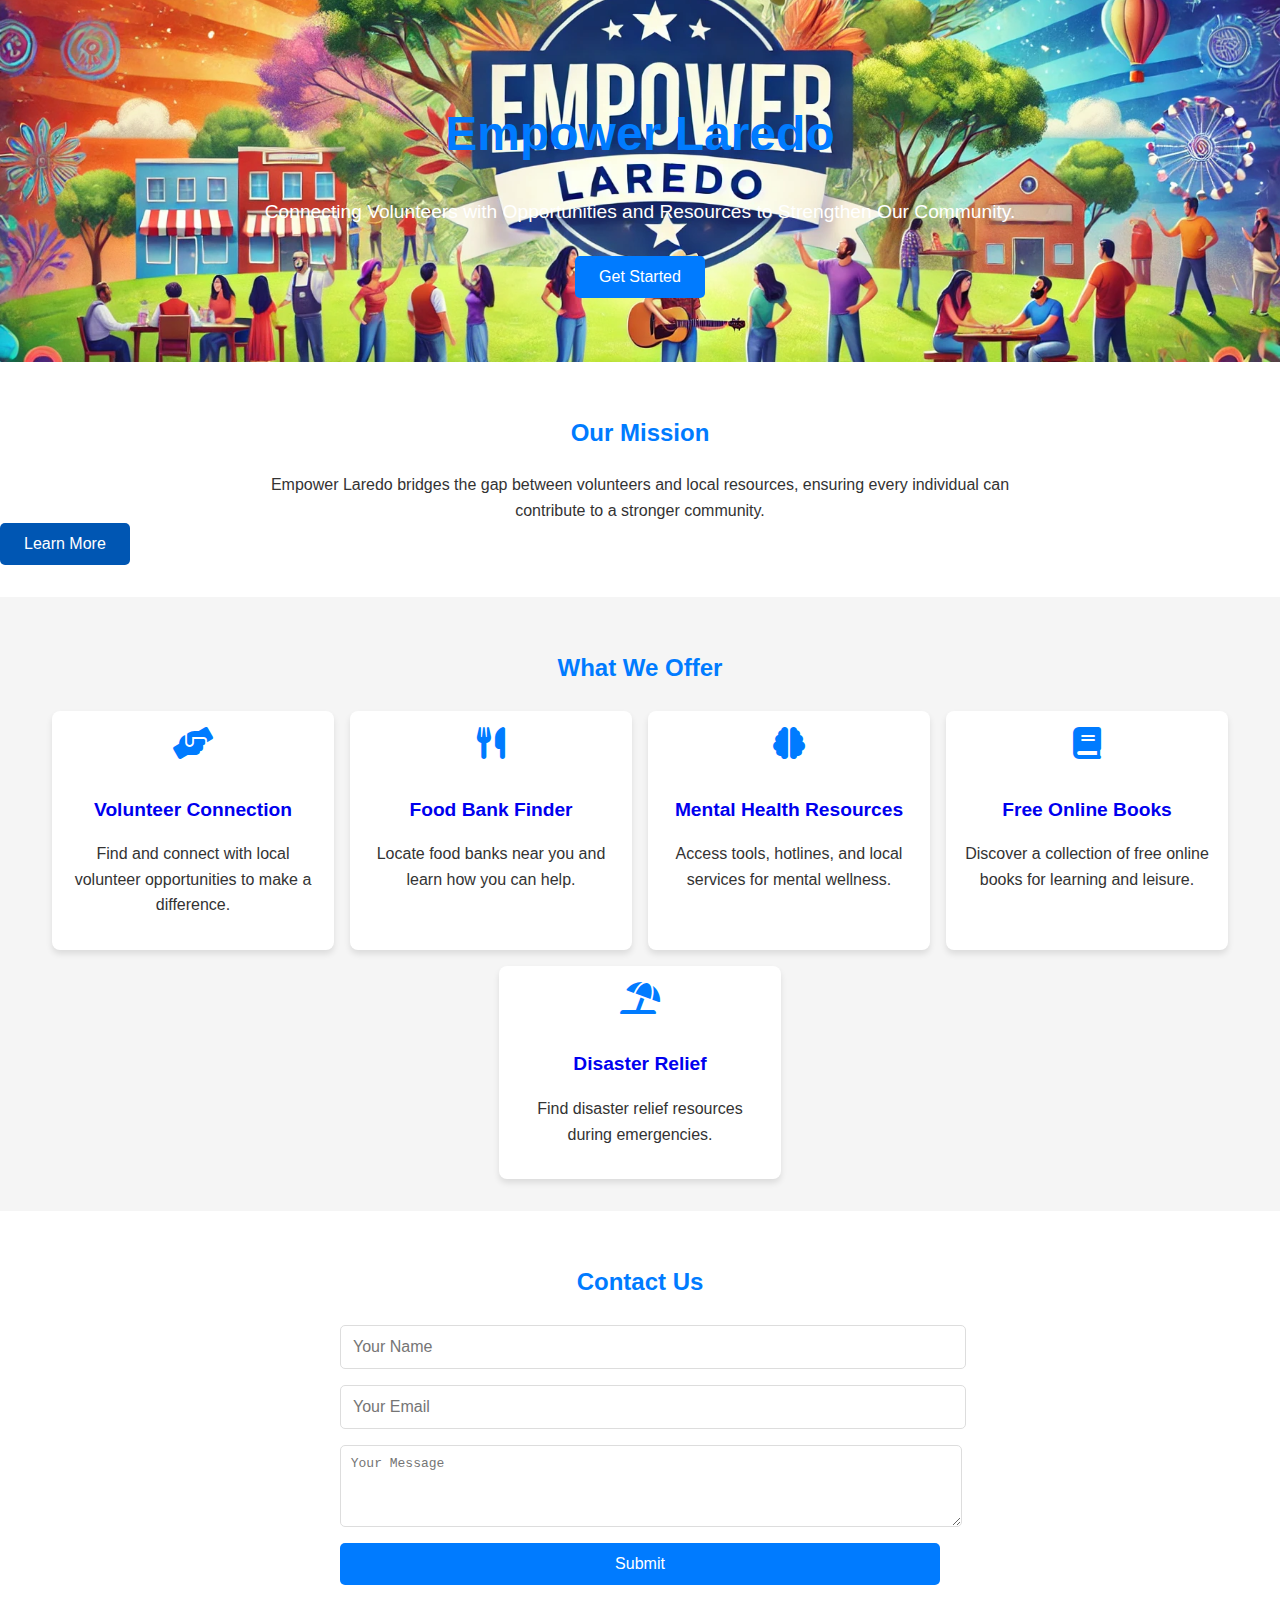
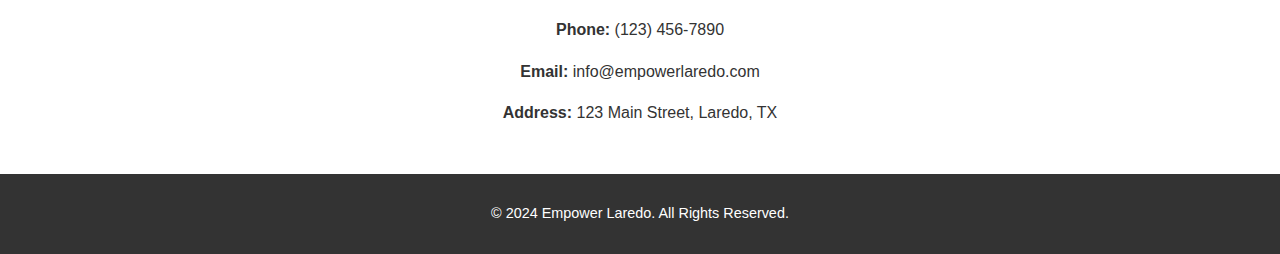
<file: index.html>
<!DOCTYPE html>
<html lang="en">
<head>
    <meta charset="UTF-8">
    <meta name="viewport" content="width=device-width, initial-scale=1.0">
    <title>Empower Laredo</title>
    <link rel="stylesheet" href="styles.css">
    <link rel="stylesheet" href="https://cdnjs.cloudflare.com/ajax/libs/font-awesome/6.0.0/css/all.min.css">
</head>
<body>
    <!-- Hero Section -->
    <header class="hero" style="background: url('assets/images/index.webp') no-repeat center center/cover;">
        <div class="hero-content">
            <h1>Empower Laredo</h1>
            <p>Connecting Volunteers with Opportunities and Resources to Strengthen Our Community.</p>
            <a href="volunteer.html" class="btn-primary">Get Started</a>
        </div>
    </header>

    <!-- Mission Section -->
    <section class="mission">
        <h2>Our Mission</h2>
        <p>Empower Laredo bridges the gap between volunteers and local resources, ensuring every individual can contribute to a stronger community.</p>
        <a href="#features" class="btn-secondary">Learn More</a>
    </section>

    <!-- Features Section -->
    <section id="features" class="features">
        <h2>What We Offer</h2>
        <div class="feature-cards">
            <div class="feature-card">
                <i class="fas fa-hands-helping"></i>
                <h3><a href="volunteer.html">Volunteer Connection</a></h3>
                <p>Find and connect with local volunteer opportunities to make a difference.</p>
            </div>
            <div class="feature-card">
                <i class="fas fa-utensils"></i>
                <h3><a href="food-bank.html">Food Bank Finder</a></h3>
                <p>Locate food banks near you and learn how you can help.</p>
            </div>
            <div class="feature-card">
                <i class="fas fa-brain"></i>
                <h3><a href="mental-health.html">Mental Health Resources</a></h3>
                <p>Access tools, hotlines, and local services for mental wellness.</p>
            </div>
            <div class="feature-card">
                <i class="fas fa-book"></i>
                <h3><a href="books.html">Free Online Books</a></h3>
                <p>Discover a collection of free online books for learning and leisure.</p>
            </div>
            <div class="feature-card">
                <i class="fas fa-umbrella-beach"></i>
                <h3><a href="disaster-relief.html">Disaster Relief</a></h3>
                <p>Find disaster relief resources during emergencies.</p>
            </div>
        </div>
    </section>

    <!-- Contact Section -->
    <section class="contact">
        <h2>Contact Us</h2>
        <form class="contact-form">
            <input type="text" name="name" placeholder="Your Name" required>
            <input type="email" name="email" placeholder="Your Email" required>
            <textarea name="message" placeholder="Your Message" rows="4" required></textarea>
            <button type="submit" class="btn-primary">Submit</button>
        </form>
        <div class="contact-info">
            <p><strong>Phone:</strong> (123) 456-7890</p>
            <p><strong>Email:</strong> info@empowerlaredo.com</p>
            <p><strong>Address:</strong> 123 Main Street, Laredo, TX</p>
        </div>
    </section>

    <!-- Footer -->
    <footer>
        <p>&copy; 2024 Empower Laredo. All Rights Reserved.</p>
    </footer>
</body>
</html>
</file>
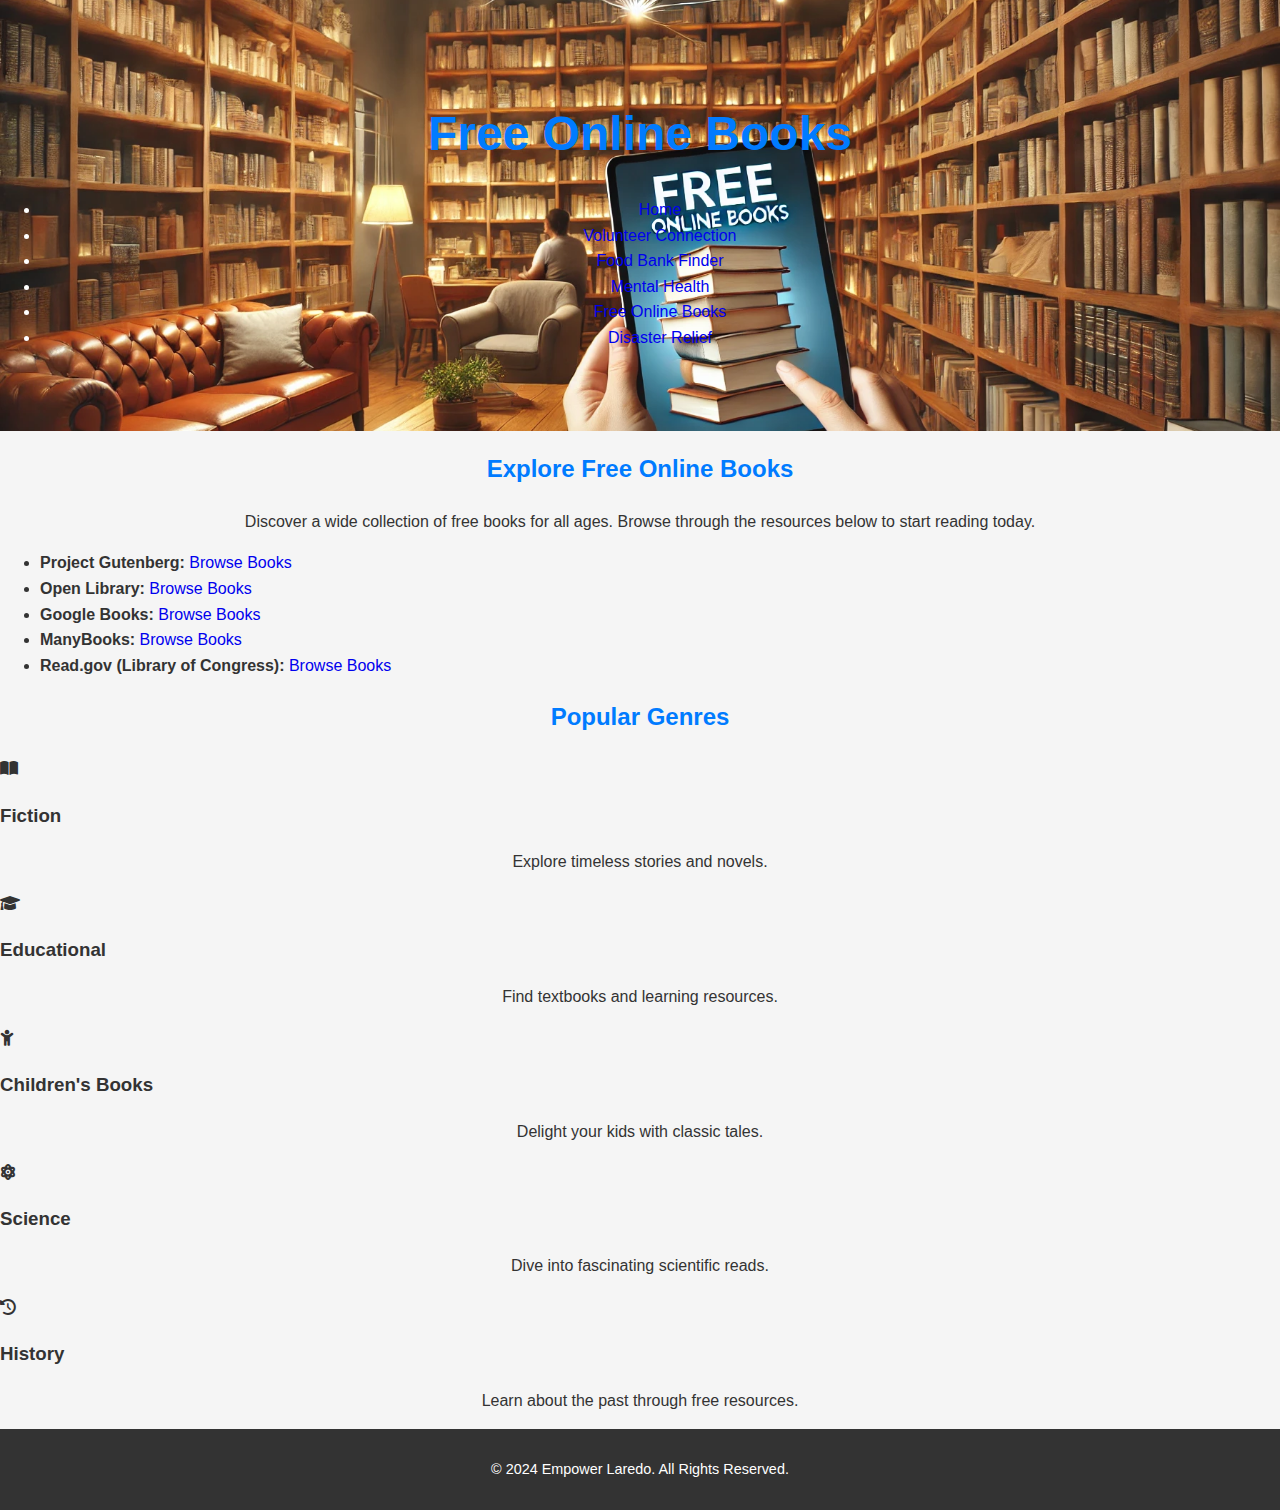
<file: books.html>
<!DOCTYPE html>
<html lang="en">
<head>
    <meta charset="UTF-8">
    <meta name="viewport" content="width=device-width, initial-scale=1.0">
    <title>Free Online Books - Empower Laredo</title>
    <link rel="stylesheet" href="styles.css">
    <link rel="stylesheet" href="https://cdnjs.cloudflare.com/ajax/libs/font-awesome/6.0.0/css/all.min.css">
</head>
<body>
    <!-- Header -->
    <header class="hero" style="background: url('assets/images/books.webp') no-repeat center center/cover;">
        <div class="hero-content">
            <h1>Free Online Books</h1>
            <nav>
                <ul>
                    <li><a href="index.html">Home</a></li>
                    <li><a href="volunteer.html">Volunteer Connection</a></li>
                    <li><a href="food-bank.html">Food Bank Finder</a></li>
                    <li><a href="mental-health.html">Mental Health</a></li>
                    <li><a href="books.html" class="active">Free Online Books</a></li>
                    <li><a href="disaster-relief.html">Disaster Relief</a></li>
                </ul>
            </nav>
        </div>
    </header>

    <!-- Main Content -->
    <main>
        <section class="content">
            <h2>Explore Free Online Books</h2>
            <p>Discover a wide collection of free books for all ages. Browse through the resources below to start reading today.</p>

            <!-- Resources List -->
            <ul class="resources">
                <li>
                    <strong>Project Gutenberg:</strong>
                    <a href="https://www.gutenberg.org" target="_blank">Browse Books</a>
                </li>
                <li>
                    <strong>Open Library:</strong>
                    <a href="https://openlibrary.org" target="_blank">Browse Books</a>
                </li>
                <li>
                    <strong>Google Books:</strong>
                    <a href="https://books.google.com" target="_blank">Browse Books</a>
                </li>
                <li>
                    <strong>ManyBooks:</strong>
                    <a href="https://manybooks.net" target="_blank">Browse Books</a>
                </li>
                <li>
                    <strong>Read.gov (Library of Congress):</strong>
                    <a href="https://read.gov/books/" target="_blank">Browse Books</a>
                </li>
            </ul>
        </section>

        <!-- Genres Section -->
        <section class="content">
            <h2>Popular Genres</h2>
            <div class="genre-cards">
                <div class="genre-card">
                    <i class="fas fa-book-open"></i>
                    <h3>Fiction</h3>
                    <p>Explore timeless stories and novels.</p>
                </div>
                <div class="genre-card">
                    <i class="fas fa-graduation-cap"></i>
                    <h3>Educational</h3>
                    <p>Find textbooks and learning resources.</p>
                </div>
                <div class="genre-card">
                    <i class="fas fa-child"></i>
                    <h3>Children's Books</h3>
                    <p>Delight your kids with classic tales.</p>
                </div>
                <div class="genre-card">
                    <i class="fas fa-atom"></i>
                    <h3>Science</h3>
                    <p>Dive into fascinating scientific reads.</p>
                </div>
                <div class="genre-card">
                    <i class="fas fa-history"></i>
                    <h3>History</h3>
                    <p>Learn about the past through free resources.</p>
                </div>
            </div>
        </section>
    </main>

    <!-- Footer -->
    <footer>
        <p>&copy; 2024 Empower Laredo. All Rights Reserved.</p>
    </footer>
</body>
</html>
</file>
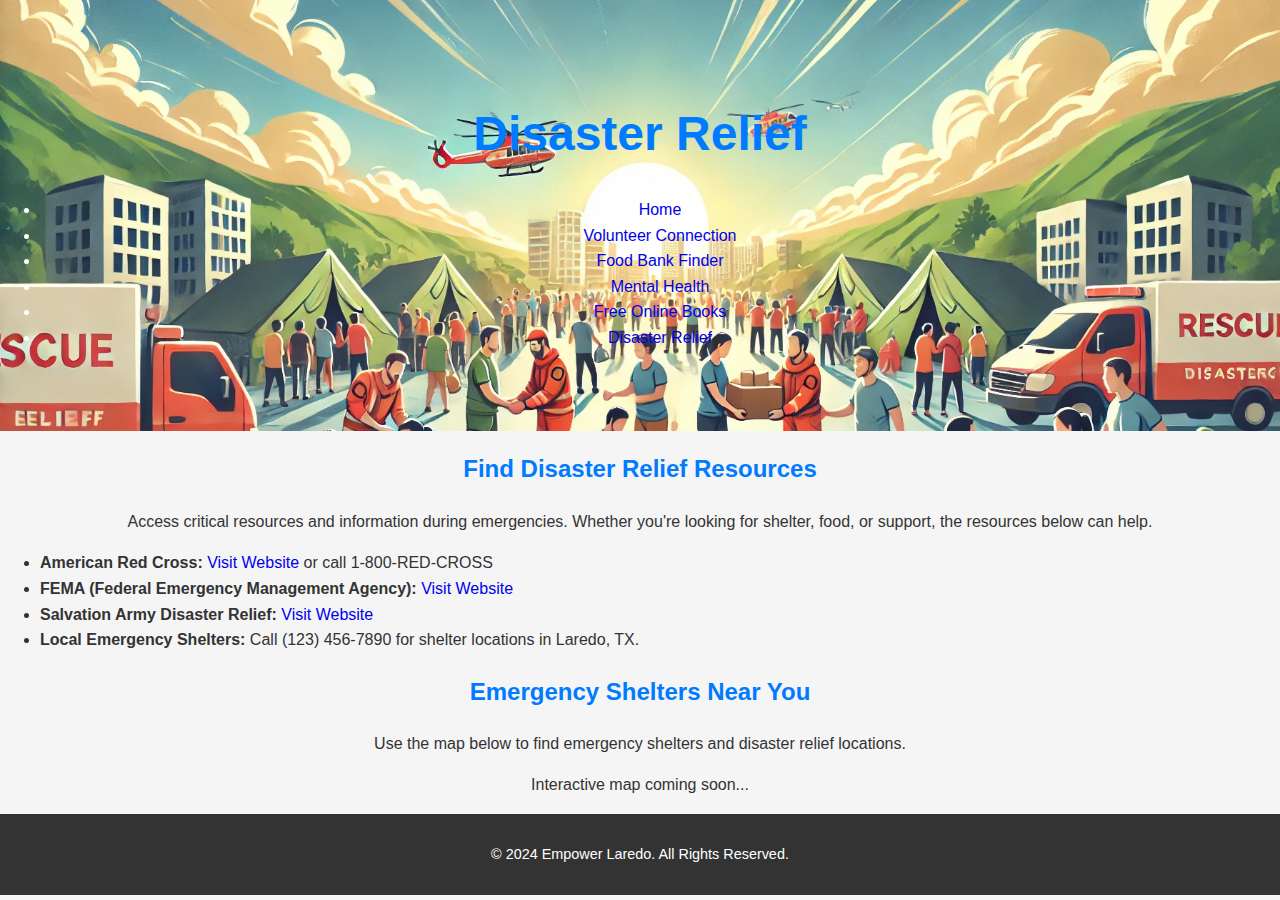
<file: disaster-relief.html>
<!DOCTYPE html>
<html lang="en">
<head>
    <meta charset="UTF-8">
    <meta name="viewport" content="width=device-width, initial-scale=1.0">
    <title>Disaster Relief - Empower Laredo</title>
    <link rel="stylesheet" href="styles.css">
    <link rel="stylesheet" href="https://cdnjs.cloudflare.com/ajax/libs/font-awesome/6.0.0/css/all.min.css">
</head>
<body>
    <!-- Header -->
    <header class="hero" style="background: url('assets/images/disaster-relief.webp') no-repeat center center/cover;">
        <div class="hero-content">
            <h1>Disaster Relief</h1>
            <nav>
                <ul>
                    <li><a href="index.html">Home</a></li>
                    <li><a href="volunteer.html">Volunteer Connection</a></li>
                    <li><a href="food-bank.html">Food Bank Finder</a></li>
                    <li><a href="mental-health.html">Mental Health</a></li>
                    <li><a href="books.html">Free Online Books</a></li>
                    <li><a href="disaster-relief.html" class="active">Disaster Relief</a></li>
                </ul>
            </nav>
        </div>
    </header>

    <!-- Main Content -->
    <main>
        <section class="content">
            <h2>Find Disaster Relief Resources</h2>
            <p>Access critical resources and information during emergencies. Whether you're looking for shelter, food, or support, the resources below can help.</p>

            <!-- Resource List -->
            <ul class="resources">
                <li>
                    <strong>American Red Cross:</strong>
                    <a href="https://www.redcross.org" target="_blank">Visit Website</a> or call 1-800-RED-CROSS
                </li>
                <li>
                    <strong>FEMA (Federal Emergency Management Agency):</strong>
                    <a href="https://www.fema.gov" target="_blank">Visit Website</a>
                </li>
                <li>
                    <strong>Salvation Army Disaster Relief:</strong>
                    <a href="https://www.salvationarmyusa.org/usn/help-disaster-survivors/" target="_blank">Visit Website</a>
                </li>
                <li>
                    <strong>Local Emergency Shelters:</strong>
                    Call (123) 456-7890 for shelter locations in Laredo, TX.
                </li>
            </ul>
        </section>

        <!-- Map Section -->
        <section class="content">
            <h2>Emergency Shelters Near You</h2>
            <p>Use the map below to find emergency shelters and disaster relief locations.</p>
            <div id="map" class="map-placeholder">
                <p>Interactive map coming soon...</p>
            </div>
        </section>
    </main>

    <!-- Footer -->
    <footer>
        <p>&copy; 2024 Empower Laredo. All Rights Reserved.</p>
    </footer>

    <!-- JavaScript -->
    <script>
        // Placeholder for map integration
        console.log('Map integration coming soon.');
    </script>
</body>
</html>
</file>
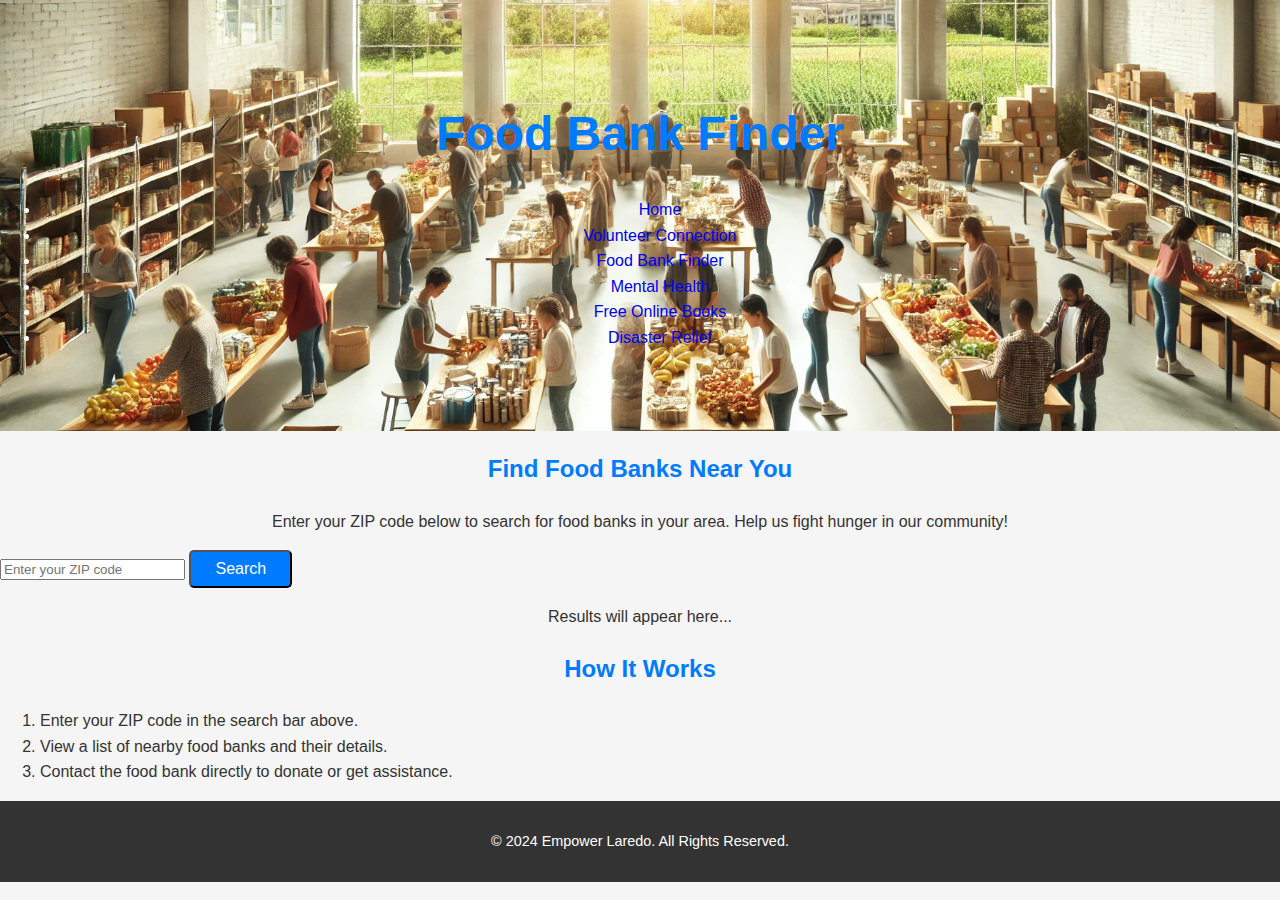
<file: food-bank.html>
<!DOCTYPE html>
<html lang="en">
<head>
    <meta charset="UTF-8">
    <meta name="viewport" content="width=device-width, initial-scale=1.0">
    <title>Food Bank Finder - Empower Laredo</title>
    <link rel="stylesheet" href="styles.css">
    <link rel="stylesheet" href="https://cdnjs.cloudflare.com/ajax/libs/font-awesome/6.0.0/css/all.min.css">
</head>
<body>
    <!-- Header -->
    <header class="hero" style="background: url('assets/images/food-bank.webp') no-repeat center center/cover;">
        <div class="hero-content">
            <h1>Food Bank Finder</h1>
            <nav>
                <ul>
                    <li><a href="index.html">Home</a></li>
                    <li><a href="volunteer.html">Volunteer Connection</a></li>
                    <li><a href="food-bank.html" class="active">Food Bank Finder</a></li>
                    <li><a href="mental-health.html">Mental Health</a></li>
                    <li><a href="books.html">Free Online Books</a></li>
                    <li><a href="disaster-relief.html">Disaster Relief</a></li>
                </ul>
            </nav>
        </div>
    </header>

    <!-- Main Content -->
    <main>
        <section class="content">
            <h2>Find Food Banks Near You</h2>
            <p>Enter your ZIP code below to search for food banks in your area. Help us fight hunger in our community!</p>

            <!-- Search Bar -->
            <div class="search-bar">
                <input type="text" id="zip-code" placeholder="Enter your ZIP code">
                <button onclick="findFoodBanks()" class="btn-primary">Search</button>
            </div>

            <!-- Results Section -->
            <div id="results" class="results">
                <p>Results will appear here...</p>
            </div>
        </section>

        <!-- How It Works Section -->
        <section class="content">
            <h2>How It Works</h2>
            <ol>
                <li>Enter your ZIP code in the search bar above.</li>
                <li>View a list of nearby food banks and their details.</li>
                <li>Contact the food bank directly to donate or get assistance.</li>
            </ol>
        </section>
    </main>

    <!-- Footer -->
    <footer>
        <p>&copy; 2024 Empower Laredo. All Rights Reserved.</p>
    </footer>

    <!-- JavaScript -->
    <script>
        function findFoodBanks() {
            const zipCode = document.getElementById('zip-code').value;

            if (zipCode) {
                // Placeholder logic for fetching results (replace with real API later)
                document.getElementById('results').innerHTML = `
                    <ul>
                        <li><strong>Laredo Food Bank</strong>: 123 Main Street, Laredo, TX - (123) 456-7890</li>
                        <li><strong>Gateway City Food Center</strong>: 456 Elm Street, Laredo, TX - (123) 987-6543</li>
                        <li><strong>Rio Grande Food Pantry</strong>: 789 Maple Avenue, Laredo, TX - (123) 555-1212</li>
                    </ul>
                `;
            } else {
                alert('Please enter a ZIP code.');
            }
        }
    </script>
</body>
</html>
</file>
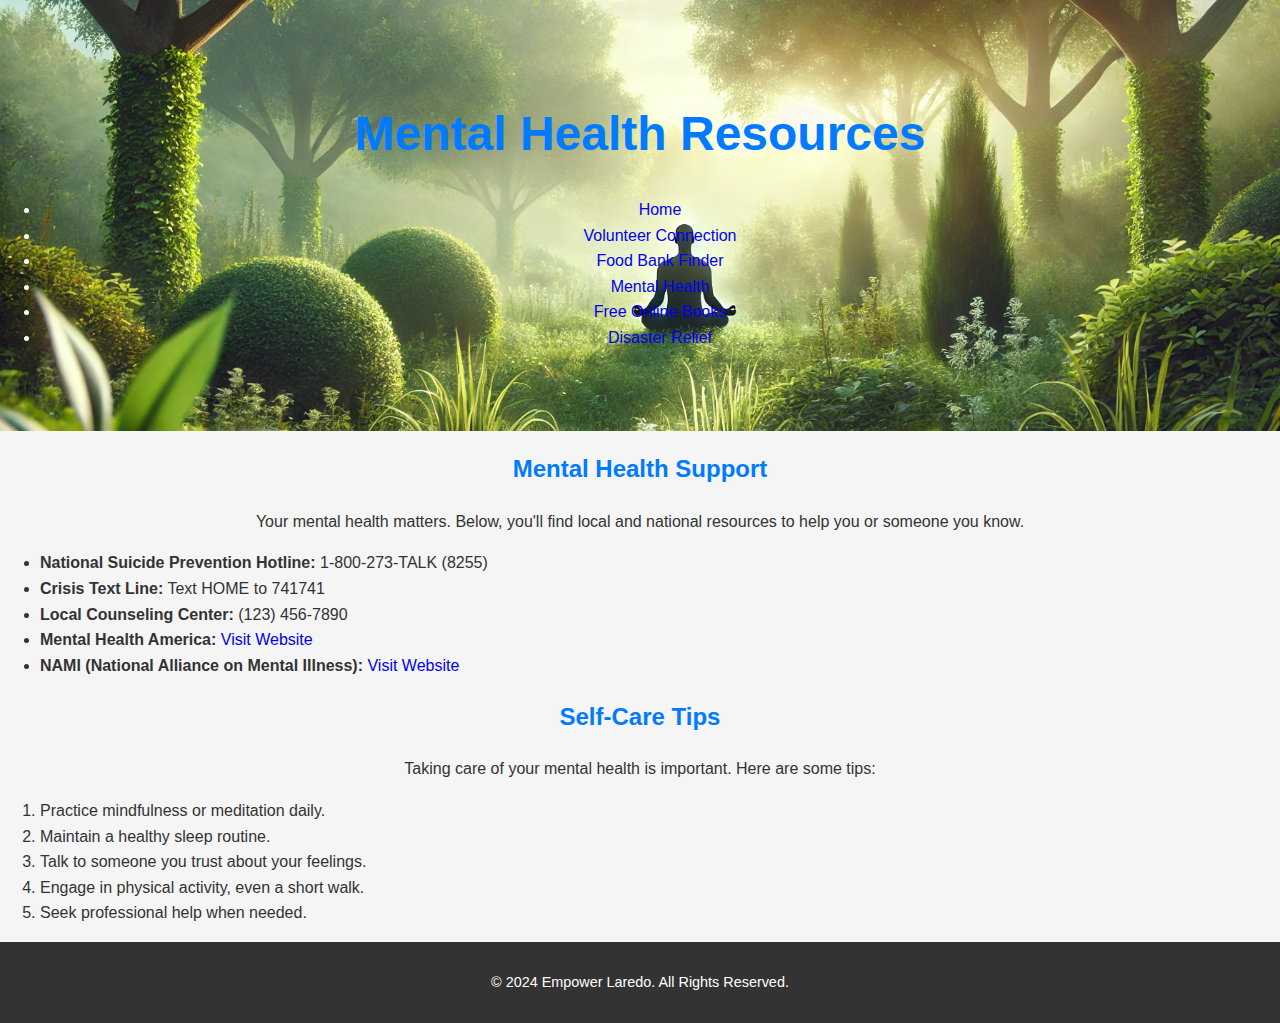
<file: mental-health.html>
<!DOCTYPE html>
<html lang="en">
<head>
    <meta charset="UTF-8">
    <meta name="viewport" content="width=device-width, initial-scale=1.0">
    <title>Mental Health Resources - Empower Laredo</title>
    <link rel="stylesheet" href="styles.css">
    <link rel="stylesheet" href="https://cdnjs.cloudflare.com/ajax/libs/font-awesome/6.0.0/css/all.min.css">
</head>
<body>
    <!-- Header -->
    <header class="hero" style="background: url('assets/images/mental-health.webp') no-repeat center center/cover;">
        <div class="hero-content">
            <h1>Mental Health Resources</h1>
            <nav>
                <ul>
                    <li><a href="index.html">Home</a></li>
                    <li><a href="volunteer.html">Volunteer Connection</a></li>
                    <li><a href="food-bank.html">Food Bank Finder</a></li>
                    <li><a href="mental-health.html" class="active">Mental Health</a></li>
                    <li><a href="books.html">Free Online Books</a></li>
                    <li><a href="disaster-relief.html">Disaster Relief</a></li>
                </ul>
            </nav>
        </div>
    </header>

    <!-- Main Content -->
    <main>
        <section class="content">
            <h2>Mental Health Support</h2>
            <p>Your mental health matters. Below, you'll find local and national resources to help you or someone you know.</p>

            <!-- Resource List -->
            <ul class="resources">
                <li>
                    <strong>National Suicide Prevention Hotline:</strong>
                    <span>1-800-273-TALK (8255)</span>
                </li>
                <li>
                    <strong>Crisis Text Line:</strong>
                    <span>Text HOME to 741741</span>
                </li>
                <li>
                    <strong>Local Counseling Center:</strong>
                    <span>(123) 456-7890</span>
                </li>
                <li>
                    <strong>Mental Health America:</strong>
                    <a href="https://www.mhanational.org" target="_blank">Visit Website</a>
                </li>
                <li>
                    <strong>NAMI (National Alliance on Mental Illness):</strong>
                    <a href="https://nami.org" target="_blank">Visit Website</a>
                </li>
            </ul>
        </section>

        <!-- Tips Section -->
        <section class="content">
            <h2>Self-Care Tips</h2>
            <p>Taking care of your mental health is important. Here are some tips:</p>
            <ol>
                <li>Practice mindfulness or meditation daily.</li>
                <li>Maintain a healthy sleep routine.</li>
                <li>Talk to someone you trust about your feelings.</li>
                <li>Engage in physical activity, even a short walk.</li>
                <li>Seek professional help when needed.</li>
            </ol>
        </section>
    </main>

    <!-- Footer -->
    <footer>
        <p>&copy; 2024 Empower Laredo. All Rights Reserved.</p>
    </footer>
</body>
</html>
</file>
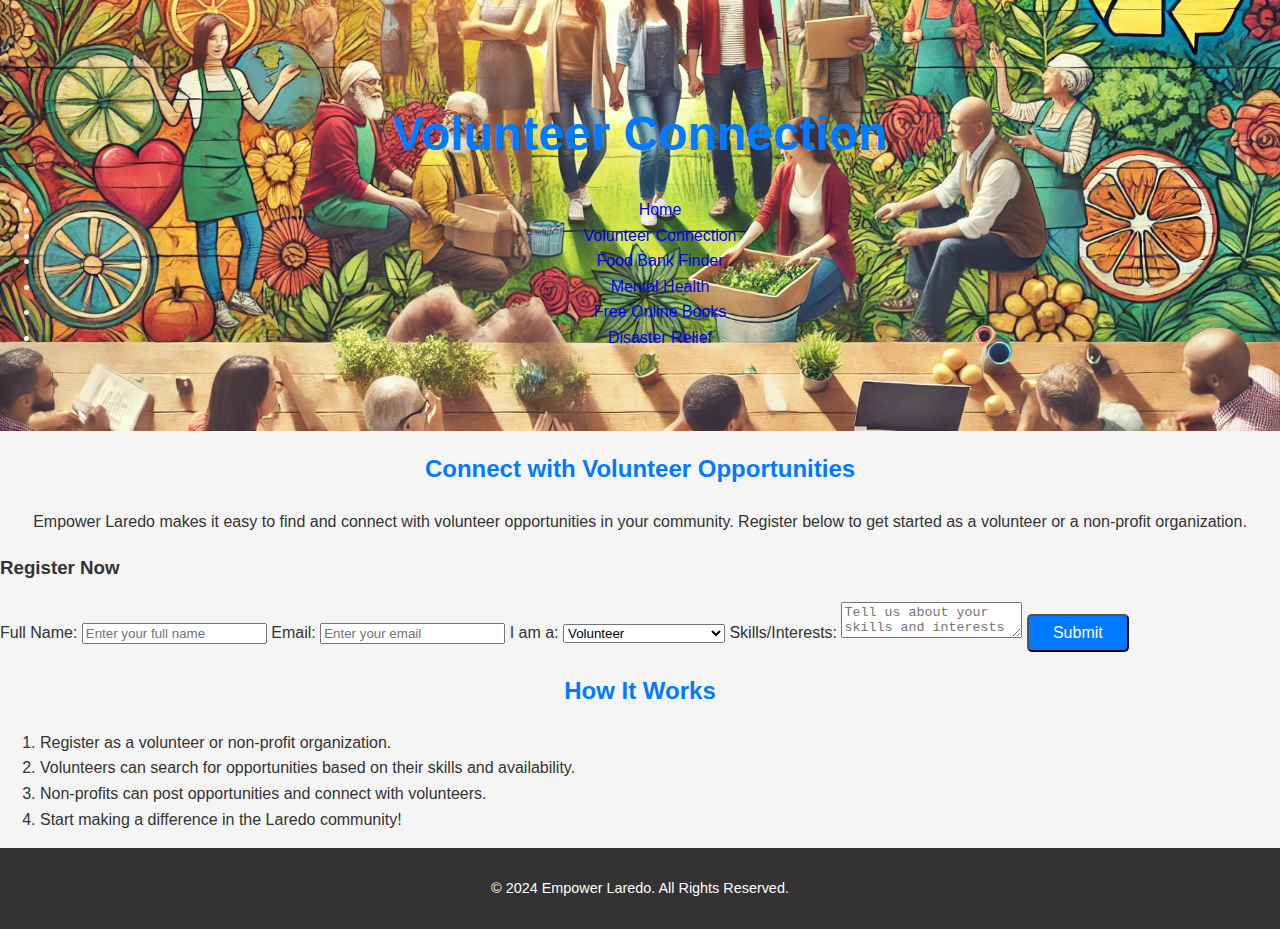
<file: volunteer.html>
<!DOCTYPE html>
<html lang="en">
<head>
    <meta charset="UTF-8">
    <meta name="viewport" content="width=device-width, initial-scale=1.0">
    <title>Volunteer Connection - Empower Laredo</title>
    <link rel="stylesheet" href="styles.css">
    <link rel="stylesheet" href="https://cdnjs.cloudflare.com/ajax/libs/font-awesome/6.0.0/css/all.min.css">
</head>
<body>
    <!-- Header -->
    <header class="hero" style="background: url('assets/images/volunteer.webp') no-repeat center center/cover;">
        <div class="hero-content">
            <h1>Volunteer Connection</h1>
            <nav>
                <ul>
                    <li><a href="index.html">Home</a></li>
                    <li><a href="volunteer.html" class="active">Volunteer Connection</a></li>
                    <li><a href="food-bank.html">Food Bank Finder</a></li>
                    <li><a href="mental-health.html">Mental Health</a></li>
                    <li><a href="books.html">Free Online Books</a></li>
                    <li><a href="disaster-relief.html">Disaster Relief</a></li>
                </ul>
            </nav>
        </div>
    </header>

    <!-- Main Content -->
    <main>
        <section class="content">
            <h2>Connect with Volunteer Opportunities</h2>
            <p>Empower Laredo makes it easy to find and connect with volunteer opportunities in your community. Register below to get started as a volunteer or a non-profit organization.</p>

            <!-- Volunteer/Non-Profit Registration Form -->
            <form id="volunteer-form">
                <h3>Register Now</h3>

                <label for="name">Full Name:</label>
                <input type="text" id="name" name="name" placeholder="Enter your full name" required>

                <label for="email">Email:</label>
                <input type="email" id="email" name="email" placeholder="Enter your email" required>

                <label for="role">I am a:</label>
                <select id="role" name="role" required>
                    <option value="volunteer">Volunteer</option>
                    <option value="non-profit">Non-Profit Organization</option>
                </select>

                <label for="skills">Skills/Interests:</label>
                <textarea id="skills" name="skills" placeholder="Tell us about your skills and interests"></textarea>

                <button type="submit" class="btn-primary">Submit</button>
            </form>
        </section>

        <!-- How It Works Section -->
        <section class="content">
            <h2>How It Works</h2>
            <ol>
                <li>Register as a volunteer or non-profit organization.</li>
                <li>Volunteers can search for opportunities based on their skills and availability.</li>
                <li>Non-profits can post opportunities and connect with volunteers.</li>
                <li>Start making a difference in the Laredo community!</li>
            </ol>
        </section>
    </main>

    <!-- Footer -->
    <footer>
        <p>&copy; 2024 Empower Laredo. All Rights Reserved.</p>
    </footer>

    <!-- JavaScript -->
    <script>
        // Handle form submission
        document.getElementById('volunteer-form').addEventListener('submit', function(event) {
            event.preventDefault();
            const name = document.getElementById('name').value;
            const email = document.getElementById('email').value;
            const role = document.getElementById('role').value;
            const skills = document.getElementById('skills').value;

            console.log(`Name: ${name}, Email: ${email}, Role: ${role}, Skills: ${skills}`);
            alert('Thank you for registering! We’ll be in touch soon.');
        });
    </script>
</body>
</html>
</file>
<file: styles.css>
/* General Styles */
body {
    font-family: Arial, sans-serif;
    margin: 0;
    padding: 0;
    color: #333;
    background-color: #f5f5f5;
    line-height: 1.6;
}

h1, h2 {
    color: #007bff;
    text-align: center;
}

p {
    text-align: center;
    margin: 1em 0;
}

a {
    text-decoration: none;
}

a:hover {
    opacity: 0.8;
}

/* Buttons */
.btn-primary, .btn-secondary {
    display: inline-block;
    padding: 0.5em 1.5em;
    border-radius: 5px;
    font-size: 1em;
    cursor: pointer;
    text-align: center;
    text-decoration: none;
}

.btn-primary {
    background: #007bff;
    color: #fff;
}

.btn-secondary {
    background: #0056b3;
    color: #fff;
}

/* Hero Section */
.hero {
    background: url('https://via.placeholder.com/1920x800') no-repeat center center/cover;
    color: white;
    text-align: center;
    padding: 4em 0;
}

.hero-content h1 {
    font-size: 3em;
    margin-bottom: 0.5em;
}

.hero-content p {
    font-size: 1.2em;
    margin-bottom: 1.5em;
}

/* Mission Section */
.mission {
    background: #fff;
    padding: 2em 0;
}

.mission p {
    max-width: 800px;
    margin: 0 auto;
}

/* Features Section */
.features {
    background: #f5f5f5;
    padding: 2em 0;
}

.features h2 {
    margin-bottom: 1em;
}

.feature-cards {
    display: flex;
    flex-wrap: wrap;
    justify-content: center;
    gap: 1em;
}

.feature-card {
    background: #fff;
    border-radius: 8px;
    box-shadow: 0 4px 6px rgba(0, 0, 0, 0.1);
    width: 250px;
    padding: 1em;
    text-align: center;
    transition: transform 0.3s ease, box-shadow 0.3s ease;
}

.feature-card:hover {
    transform: translateY(-5px);
    box-shadow: 0 8px 15px rgba(0, 0, 0, 0.2);
}

.feature-card i {
    font-size: 2em;
    color: #007bff;
    margin-bottom: 0.5em;
}

.feature-card h3 {
    font-size: 1.2em;
    margin-bottom: 0.5em;
}

/* Contact Section */
.contact {
    background: #fff;
    padding: 2em 0;
}

.contact h2 {
    margin-bottom: 1em;
}

.contact-form {
    max-width: 600px;
    margin: 0 auto;
    display: flex;
    flex-direction: column;
    gap: 1em;
}

.contact-form input, .contact-form textarea {
    width: 100%;
    padding: 0.75em;
    border: 1px solid #ddd;
    border-radius: 5px;
    font-size: 1em;
}

.contact-form button {
    background: #007bff;
    color: #fff;
    border: none;
    padding: 0.75em;
    border-radius: 5px;
    font-size: 1em;
    cursor: pointer;
}

.contact-form button:hover {
    background: #0056b3;
}

.contact-info {
    margin-top: 2em;
    text-align: center;
    line-height: 1.6;
}

/* Footer */
footer {
    background: #333;
    color: white;
    text-align: center;
    padding: 1em 0;
    font-size: 0.9em;
}
</file>
